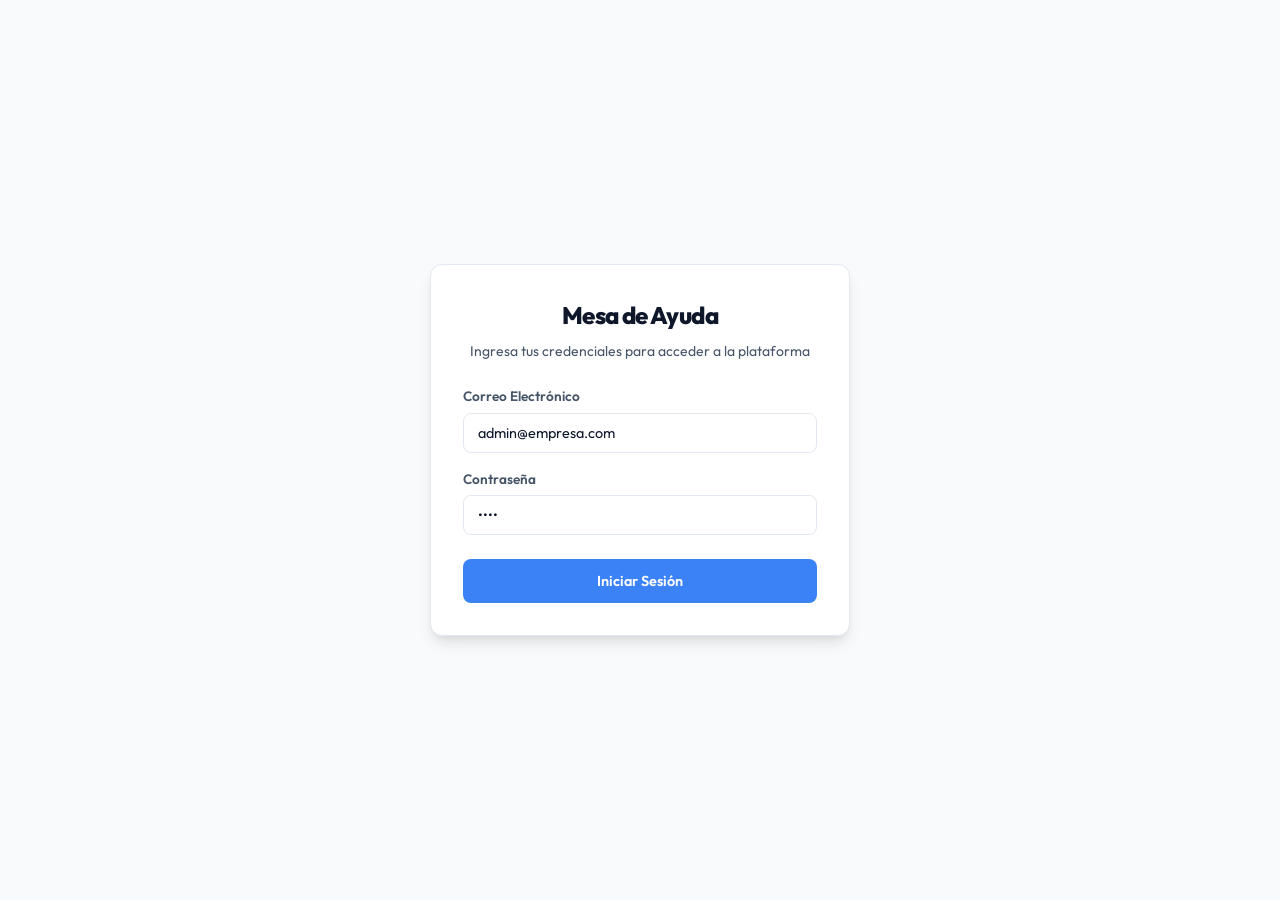
<file: index.html>
<!DOCTYPE html>
<html lang="es">
<head>
    <meta charset="UTF-8">
    <meta name="viewport" content="width=device-width, initial-scale=1.0">
    <title>Mesa de Ayuda - API Frontend</title>
    <script type="module">
        import { authRepository } from './js/data/auth-repository.js';
        
        if (authRepository.isAuthenticated()) {
            window.location.href = './views/dashboard.html';
        } else {
            window.location.href = './views/login.html';
        }
    </script>
</head>
<body>
    <div style="font-family: sans-serif; display: flex; justify-content: center; align-items: center; height: 100vh;">
        <p>Redirigiendo...</p>
    </div>
</body>
</html>
</file>
<file: css/main.css>
/* CSS Global y Variables de Diseño */

:root {
    --bg-primary: #f8fafc;
    --bg-secondary: #ffffff;
    --bg-sidebar: #0f172a;
    --bg-sidebar-hover: #1e293b;
    --text-primary: #0f172a;
    --text-secondary: #475569;
    --text-light: #94a3b8;
    --text-white: #ffffff;
    
    /* Colores del Sistema */
    --color-primary: #3b82f6;
    --color-primary-hover: #2563eb;
    --color-success: #10b981;
    --color-success-light: #ecfdf5;
    --color-warning: #f59e0b;
    --color-warning-light: #fef3c7;
    --color-danger: #ef4444;
    --color-danger-light: #fef2f2;
    --color-info: #6366f1;
    --color-neutral: #64748b;
    
    /* Bordes y Sombreado */
    --border-color: #e2e8f0;
    --border-radius-sm: 4px;
    --border-radius-md: 8px;
    --border-radius-lg: 12px;
    --shadow-sm: 0 1px 2px 0 rgba(0, 0, 0, 0.05);
    --shadow-md: 0 4px 6px -1px rgba(0, 0, 0, 0.1), 0 2px 4px -1px rgba(0, 0, 0, 0.06);
    --shadow-lg: 0 10px 15px -3px rgba(0, 0, 0, 0.1), 0 4px 6px -2px rgba(0, 0, 0, 0.05);
    
    /* Fuentes y Espaciados */
    --font-family: 'Outfit', 'Inter', system-ui, -apple-system, sans-serif;
    --sidebar-width: 260px;
    --navbar-height: 70px;
    --transition-speed: 0.2s;
}

* {
    box-sizing: border-box;
    margin: 0;
    padding: 0;
}

body {
    font-family: var(--font-family);
    background-color: var(--bg-primary);
    color: var(--text-primary);
    line-height: 1.5;
    -webkit-font-smoothing: antialiased;
}

a {
    color: inherit;
    text-decoration: none;
}

ul {
    list-style: none;
}

button, input, select, textarea {
    font-family: inherit;
    font-size: inherit;
}

/* Layout de la Aplicación */
.app-layout {
    display: flex;
    min-height: 100vh;
}

.app-content {
    flex: 1;
    display: flex;
    flex-direction: column;
    margin-left: var(--sidebar-width);
    min-height: 100vh;
}

@media (max-width: 768px) {
    .app-content {
        margin-left: 0;
    }
}

.main-content {
    flex: 1;
    padding: 24px;
    max-width: 1400px;
    width: 100%;
    margin: 0 auto;
}

/* Títulos y Headers */
.page-header {
    display: flex;
    justify-content: space-between;
    align-items: center;
    margin-bottom: 24px;
}

.page-title {
    font-size: 1.75rem;
    font-weight: 700;
    color: var(--text-primary);
    letter-spacing: -0.025em;
}

.page-subtitle {
    font-size: 0.95rem;
    color: var(--text-secondary);
    margin-top: 4px;
}

/* Clases de Utilidad */
.text-center { text-align: center; }
.text-right { text-align: right; }
.mt-4 { margin-top: 16px; }
.mb-4 { margin-bottom: 16px; }
.d-flex { display: flex; }
.justify-between { justify-content: space-between; }
.align-center { align-items: center; }
.gap-2 { gap: 8px; }
.gap-4 { gap: 16px; }
.flex-wrap { flex-wrap: wrap; }
.w-full { width: 100%; }

/* Insignias / Badges */
.badge {
    display: inline-flex;
    align-items: center;
    padding: 4px 8px;
    font-size: 0.75rem;
    font-weight: 600;
    border-radius: var(--border-radius-sm);
    text-transform: uppercase;
    letter-spacing: 0.05em;
}

.badge-primary { background-color: #eff6ff; color: var(--color-primary); }
.badge-success { background-color: var(--color-success-light); color: var(--color-success); }
.badge-warning { background-color: var(--color-warning-light); color: var(--color-warning); }
.badge-danger { background-color: var(--color-danger-light); color: var(--color-danger); }
.badge-neutral { background-color: #f1f5f9; color: var(--color-neutral); }
</file>
<file: css/components.css>
/* Estilos de Componentes Reutilizables */

/* 1. Sidebar (Menú Lateral) */
.sidebar {
    position: fixed;
    top: 0;
    left: 0;
    width: var(--sidebar-width);
    height: 100vh;
    background-color: var(--bg-sidebar);
    color: var(--text-white);
    display: flex;
    flex-direction: column;
    z-index: 1000;
    box-shadow: var(--shadow-lg);
}

.sidebar-logo {
    padding: 24px;
    font-size: 1.35rem;
    font-weight: 800;
    letter-spacing: -0.025em;
    border-bottom: 1px solid rgba(255, 255, 255, 0.08);
    color: var(--color-primary);
}

.sidebar-menu {
    flex: 1;
    padding: 16px 8px;
    overflow-y: auto;
}

.menu-category {
    font-size: 0.7rem;
    font-weight: 700;
    text-transform: uppercase;
    letter-spacing: 0.05em;
    color: var(--text-light);
    margin: 16px 16px 8px 16px;
}

.menu-item {
    display: flex;
    align-items: center;
    padding: 10px 16px;
    border-radius: var(--border-radius-md);
    font-size: 0.9rem;
    font-weight: 500;
    margin-bottom: 4px;
    transition: background-color var(--transition-speed), color var(--transition-speed);
    color: rgba(255, 255, 255, 0.7);
}

.menu-item:hover {
    background-color: var(--bg-sidebar-hover);
    color: var(--text-white);
}

.menu-item.active {
    background-color: var(--color-primary);
    color: var(--text-white);
}

.menu-item svg {
    margin-right: 12px;
    width: 18px;
    height: 18px;
}

/* 2. Navbar (Barra Superior) */
.navbar {
    height: var(--navbar-height);
    background-color: var(--bg-secondary);
    border-bottom: 1px solid var(--border-color);
    display: flex;
    align-items: center;
    justify-content: space-between;
    padding: 0 24px;
    box-shadow: var(--shadow-sm);
}

.navbar-user {
    display: flex;
    align-items: center;
    gap: 12px;
}

.user-info {
    text-align: right;
}

.user-name {
    font-size: 0.9rem;
    font-weight: 600;
    color: var(--text-primary);
}

.user-role {
    font-size: 0.75rem;
    color: var(--text-secondary);
}

.logout-btn {
    background: none;
    border: 1px solid var(--border-color);
    padding: 6px 12px;
    border-radius: var(--border-radius-sm);
    cursor: pointer;
    font-size: 0.8rem;
    font-weight: 600;
    color: var(--color-danger);
    transition: background-color var(--transition-speed);
}

.logout-btn:hover {
    background-color: var(--color-danger-light);
    border-color: var(--color-danger);
}

/* 3. Botones */
.btn {
    display: inline-flex;
    align-items: center;
    justify-content: center;
    padding: 8px 16px;
    font-size: 0.9rem;
    font-weight: 600;
    border-radius: var(--border-radius-md);
    border: 1px solid transparent;
    cursor: pointer;
    transition: background-color var(--transition-speed), border-color var(--transition-speed), box-shadow var(--transition-speed);
    gap: 8px;
}

.btn-primary {
    background-color: var(--color-primary);
    color: var(--text-white);
}
.btn-primary:hover {
    background-color: var(--color-primary-hover);
}

.btn-secondary {
    background-color: var(--bg-secondary);
    border-color: var(--border-color);
    color: var(--text-secondary);
}
.btn-secondary:hover {
    background-color: var(--bg-primary);
}

.btn-danger {
    background-color: var(--color-danger);
    color: var(--text-white);
}
.btn-danger:hover {
    background-color: #dc2626;
}

.btn-sm {
    padding: 4px 8px;
    font-size: 0.8rem;
}

/* 4. Tarjetas / Cards */
.card {
    background-color: var(--bg-secondary);
    border-radius: var(--border-radius-lg);
    border: 1px solid var(--border-color);
    box-shadow: var(--shadow-sm);
    padding: 24px;
    margin-bottom: 24px;
}

.card-title {
    font-size: 1.15rem;
    font-weight: 700;
    margin-bottom: 16px;
    color: var(--text-primary);
}

/* 5. Formularios */
.form-group {
    margin-bottom: 16px;
}

.form-label {
    display: block;
    font-size: 0.85rem;
    font-weight: 600;
    color: var(--text-secondary);
    margin-bottom: 6px;
}

.form-control {
    width: 100%;
    padding: 10px 14px;
    font-size: 0.9rem;
    border-radius: var(--border-radius-md);
    border: 1px solid var(--border-color);
    background-color: var(--bg-secondary);
    color: var(--text-primary);
    transition: border-color var(--transition-speed), box-shadow var(--transition-speed);
}

.form-control:focus {
    outline: none;
    border-color: var(--color-primary);
    box-shadow: 0 0 0 3px rgba(59, 130, 246, 0.15);
}

.form-error {
    font-size: 0.8rem;
    color: var(--color-danger);
    margin-top: 4px;
    display: none;
}

.checkbox-group {
    display: flex;
    align-items: center;
    gap: 8px;
    margin-bottom: 8px;
}

.checkbox-group input {
    width: 16px;
    height: 16px;
}

/* 6. Tablas */
.table-container {
    width: 100%;
    overflow-x: auto;
    border: 1px solid var(--border-color);
    border-radius: var(--border-radius-lg);
    background-color: var(--bg-secondary);
}

.table {
    width: 100%;
    border-collapse: collapse;
    text-align: left;
    font-size: 0.9rem;
}

.table th {
    background-color: #f8fafc;
    color: var(--text-secondary);
    font-weight: 600;
    padding: 12px 16px;
    border-bottom: 1px solid var(--border-color);
    text-transform: uppercase;
    font-size: 0.75rem;
    letter-spacing: 0.05em;
}

.table td {
    padding: 14px 16px;
    border-bottom: 1px solid var(--border-color);
    color: var(--text-primary);
}

.table tr:last-child td {
    border-bottom: none;
}

.table tr:hover td {
    background-color: #f8fafc;
}

/* 7. Grid de Dashboard Estadísticas */
.stats-grid {
    display: grid;
    grid-template-columns: repeat(auto-fit, minmax(220px, 1fr));
    gap: 16px;
    margin-bottom: 24px;
}

.stat-card {
    background-color: var(--bg-secondary);
    border-radius: var(--border-radius-lg);
    border: 1px solid var(--border-color);
    padding: 20px;
    display: flex;
    align-items: center;
    justify-content: space-between;
    box-shadow: var(--shadow-sm);
}

.stat-info h3 {
    font-size: 0.85rem;
    font-weight: 600;
    color: var(--text-secondary);
    text-transform: uppercase;
}

.stat-info p {
    font-size: 1.85rem;
    font-weight: 800;
    margin-top: 4px;
    color: var(--text-primary);
}

.stat-icon {
    width: 48px;
    height: 48px;
    border-radius: 50%;
    display: flex;
    align-items: center;
    justify-content: center;
}

.stat-icon-blue { background-color: #eff6ff; color: var(--color-primary); }
.stat-icon-orange { background-color: var(--color-warning-light); color: var(--color-warning); }
.stat-icon-green { background-color: var(--color-success-light); color: var(--color-success); }

/* 8. Hilo de Comentarios */
.comments-list {
    display: flex;
    flex-direction: column;
    gap: 16px;
    margin-bottom: 24px;
}

.comment-card {
    background-color: #f8fafc;
    border: 1px solid var(--border-color);
    border-radius: var(--border-radius-md);
    padding: 16px;
}

.comment-header {
    display: flex;
    justify-content: space-between;
    align-items: center;
    margin-bottom: 8px;
    font-size: 0.85rem;
}

.comment-author {
    font-weight: 700;
    color: var(--text-primary);
}

.comment-date {
    color: var(--text-light);
}

.comment-body {
    font-size: 0.9rem;
    color: var(--text-secondary);
    white-space: pre-wrap;
}

/* 9. Login Box */
.login-wrapper {
    min-height: 100vh;
    display: flex;
    align-items: center;
    justify-content: center;
    padding: 16px;
    background-color: var(--bg-primary);
}

.login-card {
    width: 100%;
    max-width: 420px;
    background-color: var(--bg-secondary);
    border-radius: var(--border-radius-lg);
    border: 1px solid var(--border-color);
    box-shadow: var(--shadow-lg);
    padding: 32px;
}

.login-title {
    font-size: 1.5rem;
    font-weight: 800;
    text-align: center;
    margin-bottom: 8px;
    letter-spacing: -0.025em;
}

.login-subtitle {
    font-size: 0.875rem;
    color: var(--text-secondary);
    text-align: center;
    margin-bottom: 24px;
}

/* 10. Modales */
.modal {
    position: fixed;
    top: 0;
    left: 0;
    width: 100%;
    height: 100%;
    background-color: rgba(15, 23, 42, 0.6);
    backdrop-filter: blur(4px);
    display: flex;
    align-items: center;
    justify-content: center;
    z-index: 2000;
    opacity: 0;
    pointer-events: none;
    transition: opacity var(--transition-speed);
}

.modal.show {
    opacity: 1;
    pointer-events: auto;
}

.modal-content {
    background-color: var(--bg-secondary);
    border-radius: var(--border-radius-lg);
    width: 100%;
    max-width: 500px;
    box-shadow: var(--shadow-lg);
    overflow: hidden;
    transform: translateY(-20px);
    transition: transform var(--transition-speed);
}

.modal.show .modal-content {
    transform: translateY(0);
}

.modal-header {
    padding: 16px 24px;
    background-color: #f8fafc;
    border-bottom: 1px solid var(--border-color);
    display: flex;
    justify-content: space-between;
    align-items: center;
}

.modal-title {
    font-size: 1.1rem;
    font-weight: 700;
}

.modal-close {
    background: none;
    border: none;
    font-size: 1.5rem;
    cursor: pointer;
    color: var(--text-light);
}

.modal-close:hover {
    color: var(--text-primary);
}

.modal-body {
    padding: 24px;
}

.modal-footer {
    padding: 16px 24px;
    background-color: #f8fafc;
    border-top: 1px solid var(--border-color);
    display: flex;
    justify-content: flex-end;
    gap: 12px;
}

/* Filtros */
.filters-bar {
    display: flex;
    gap: 12px;
    margin-bottom: 20px;
    align-items: flex-end;
    flex-wrap: wrap;
}

.filter-item {
    flex: 1;
    min-width: 150px;
}

.filter-item-search {
    flex: 2;
    min-width: 250px;
}
</file>
